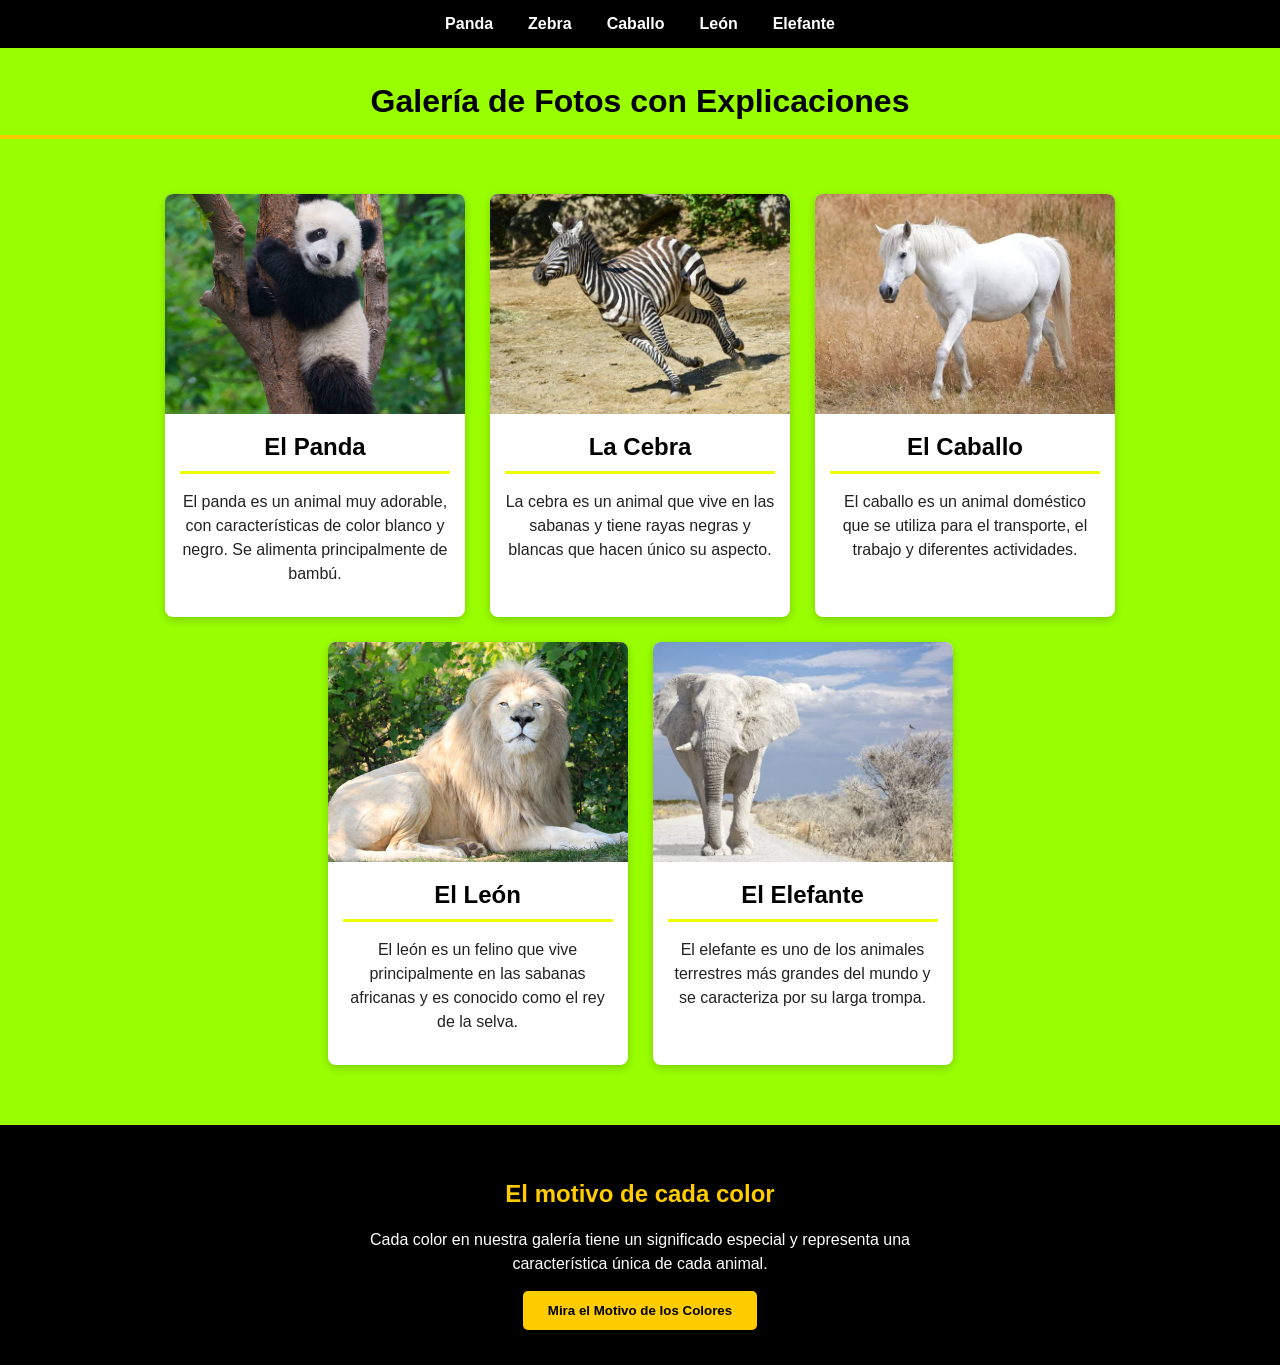
<file: index.html>
<!DOCTYPE html>
<html lang="es">
<head>
    <meta charset="UTF-8">
    <meta name="viewport" content="width=device-width, initial-scale=1.0">
    <title>Galería de Animales</title>
    <link rel="stylesheet" href="style.css">
</head>

<body>

    <!-- Barra de navegación por animales -->
    <nav class="animales-nav">
        <ul>
            <li><a href="#panda">Panda</a></li>
            <li><a href="#zebra">Zebra</a></li>
            <li><a href="#caballo">Caballo</a></li>
            <li><a href="#leon">León</a></li>
            <li><a href="#elefante">Elefante</a></li>
        </ul>
    </nav>

    <h1>Galería de Fotos con Explicaciones</h1>

    <div class="photo-gallery">

        <div class="imagen" id="panda">
            <img src="foto1.jpg" alt="Panda">
            <h2>El Panda</h2>
            <p>El panda es un animal muy adorable, con características de color blanco y negro. Se alimenta principalmente de bambú.</p>
        </div>

        <div class="imagen" id="zebra">
            <img src="foto2.jpg" alt="Cebra">
            <h2>La Cebra</h2>
            <p>La cebra es un animal que vive en las sabanas y tiene rayas negras y blancas que hacen único su aspecto.</p>
        </div>

        <div class="imagen" id="caballo">
            <img src="foto3.jpg" alt="Caballo">
            <h2>El Caballo</h2>
            <p>El caballo es un animal doméstico que se utiliza para el transporte, el trabajo y diferentes actividades.</p>
        </div>

        <div class="imagen" id="leon">
            <img src="foto4.jpg" alt="León">
            <h2>El León</h2>
            <p>El león es un felino que vive principalmente en las sabanas africanas y es conocido como el rey de la selva.</p>
        </div>

        <div class="imagen" id="elefante">
            <img src="foto5.jpg" alt="Elefante">
            <h2>El Elefante</h2>
            <p>El elefante es uno de los animales terrestres más grandes del mundo y se caracteriza por su larga trompa.</p>
        </div>

    </div>

    <!-- Sección para donaciones -->
    <div class="donation-section">
        <h2>El motivo de cada color</h2>
        <p>Cada color en nuestra galería tiene un significado especial y representa una característica única de cada animal.</p>
        <button onclick="window.location.href='motivo.html'">
           Mira el Motivo de los Colores
        </button>
    </div>

</body>
</html>
</file>
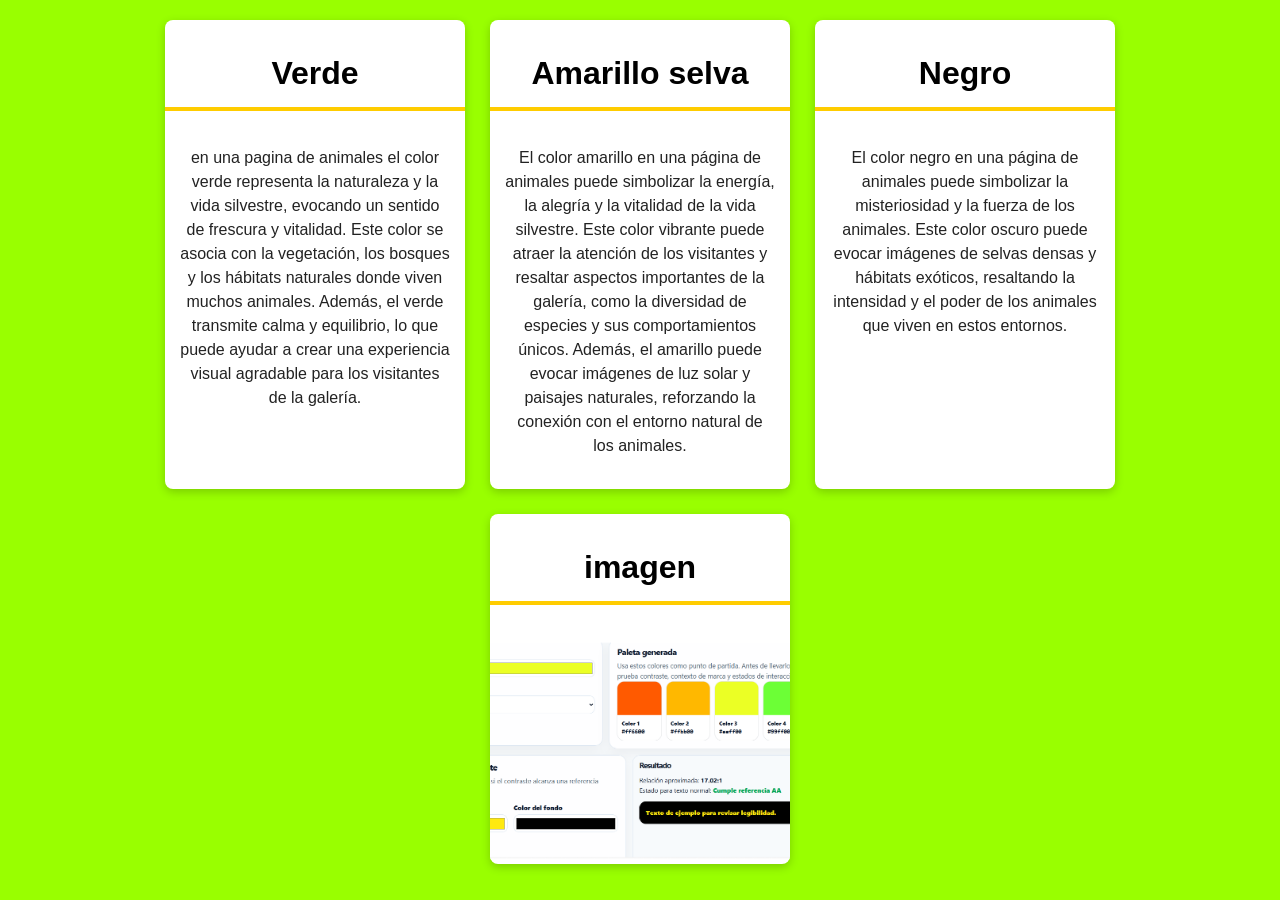
<file: motivo.html>
<!DOCTYPE html>
<html lang="en">
<head>
    <meta charset="UTF-8">
    <meta name="viewport" content="width=device-width, initial-scale=1.0">
    <title>Explicación de porque use los colores que use</title>
    <link rel="stylesheet" href="style2.css">
</head>
<body>
    <div class="supapa">    
        <div class="imagen">    
        <h1>Verde</h1>
        <p>en una pagina de animales el color verde representa la naturaleza y la vida silvestre, evocando un sentido de frescura y vitalidad. Este color se asocia con la vegetación, los bosques y los hábitats naturales donde viven muchos animales. Además, el verde transmite calma y equilibrio, lo que puede ayudar a crear una experiencia visual agradable para los visitantes de la galería.       
        </p>
        </div>

        <div class="imagen">
        <h1>Amarillo selva</h1>
        <p>El color amarillo en una página de animales puede simbolizar la energía, la alegría y la vitalidad de la vida silvestre. Este color vibrante puede atraer la atención de los visitantes y resaltar aspectos importantes de la galería, como la diversidad de especies y sus comportamientos únicos. Además, el amarillo puede evocar imágenes de luz solar y paisajes naturales, reforzando la conexión con el entorno natural de los animales.
        </div>
        
        <div class="imagen">
        <h1>Negro</h1>
        <p>El color negro en una página de animales puede simbolizar la misteriosidad y la fuerza de los animales. Este color oscuro puede evocar imágenes de selvas densas y hábitats exóticos, resaltando la intensidad y el poder de los animales que viven en estos entornos.
        </p>
        </div>
        <div class="imagen">
        <h1>imagen</h1>
        <img src="foto6.png" alt="imagen">
        </div>
    </div>
    </body>

</html>
</file>
<file: style.css>
/* Configuración general */
body {
    margin: 0;
    padding: 0;
    font-family: Arial, sans-serif;
    background-color: #99ff00
;
    color: #222;
}

/* Barra de navegación */
.animales-nav {
    background-color: black;
    padding: 15px;
}

.animales-nav ul {
    list-style: none;
    display: flex;
    justify-content: center;
    gap: 35px;
    margin: 0;
    padding: 0;
}

.animales-nav a {
    color: white;
    text-decoration: none;
    font-weight: bold;
}

.animales-nav a:hover {
    color: #ffcc00;
}

/* Título principal */
h1 {
    text-align: center;
    margin: 35px 0;
    color: black;
    border-bottom: 4px solid #ffcc00;
    padding-bottom: 15px;
}

/* Menu donde se guarda las fotos de los anialess */
.photo-gallery {
    display: flex;
    justify-content: center;
    flex-wrap: wrap;
    gap: 25px;
    padding: 20px;
}

/* Tcajas parecidas a tarjetas de animales */
.imagen {
    background-color: white;
    width: 300px;
    text-align: center;
    border-radius: 8px;
    overflow: hidden;
    box-shadow: 0 3px 10px rgba(0, 0, 0, 0.2);
}

/* Imágenes */
.imagen img {
    width: 100%;
    height: 220px;
    object-fit: cover;  
}

/* Títulos de animales */
.imagen h2 {
    color: black;
    border-bottom: 3px solid #eeff00;
    padding-bottom: 10px;
    margin: 15px;
}

/* Descripciones */
.imagen p {
    padding: 0 15px 15px;
    line-height: 1.5;
}

/* Sección de donaciones */
.donation-section {
    background-color: black;
    color: white;
    text-align: center;
    padding: 35px 20px;
    margin-top: 40px;
}

.donation-section h2 {
    color: #ffcc00;
}

.donation-section p {
    max-width: 600px;
    margin: 15px auto;
    line-height: 1.5;
}

/* Botón de donación */
.donation-section button {
    background-color: #ffcc00;
    color: black;
    border: none;
    padding: 12px 25px;
    font-weight: bold;
    cursor: pointer;
    border-radius: 5px;
}

.donation-section button:hover {
    background-color: white;
}
</file>
<file: style2.css>
body{
    background-color: #99ff00;
    color: #000000;
    margin: 0;
    padding: 0;
    font-family: Arial, sans-serif;
    background-color: #99ff00
;
    color: #222;
}
h1 {
    text-align: center;
    margin: 35px 0;
    color: black;
    border-bottom: 4px solid #ffcc00;
    padding-bottom: 15px;
}
.imagen {
    background-color: white;
    width: 300px;
    text-align: center;
    border-radius: 8px;
    overflow: hidden;
    box-shadow: 0 3px 10px rgba(0, 0, 0, 0.2);
}

/* Imágenes */
.imagen img {
    width: 100%;
    height: 220px;
    object-fit: cover;  
}

/* Títulos de animales */
.imagen h2 {
    color: black;
    border-bottom: 3px solid #eeff00;
    padding-bottom: 10px;
    margin: 15px;
}

/* Descripciones */
.imagen p {
    padding: 0 15px 15px;
    line-height: 1.5;
}
.supapa{
    display: flex;
    justify-content: center;
    flex-wrap: wrap;
    gap: 25px;
    padding: 20px;
}
.imagen2 {
    background-color: white;
    width: 3000px;
    text-align: center;
    border-radius: 8px;
    overflow: hidden;
    box-shadow: 0 3px 10px rgba(0, 0, 0, 0.2);
}

/* Imágenes */
.imagen2 img {
    width: 100%;
    height: 2200px;
    object-fit: cover;  
}

/* Títulos de animales */
.imagen2 h2 {
    color: black;
    border-bottom: 3px solid #eeff00;
    padding-bottom: 10px;
    margin: 15px;
}

/* Descripciones */
.imagen2 p {
    padding: 0 15px 15px;
    line-height: 1.5;
}
</file>
